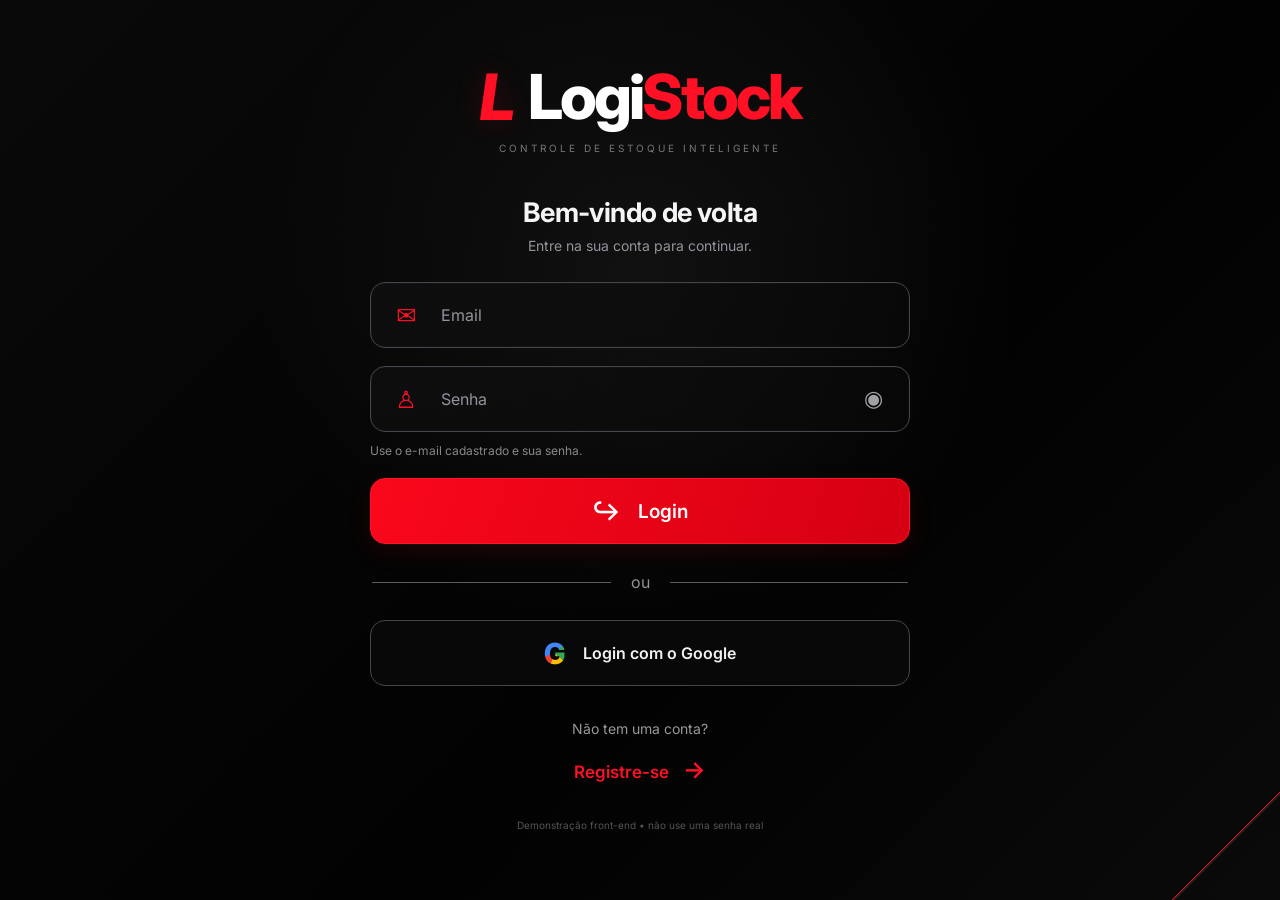
<file: index.html>
<!DOCTYPE html>
<html lang="pt-BR">
<head>
  <meta charset="UTF-8">
  <meta name="viewport" content="width=device-width, initial-scale=1.0">
  <meta name="theme-color" content="#080808">
  <title>LogiStock — Controle de Estoque</title>
    <link rel="stylesheet" href="style.css">
    <link rel="stylesheet" href="modules.css">

</head>
<body>
  <div class="app">
    <aside class="sidebar" id="sidebar" aria-label="Menu principal">
      <div class="brand-mini">
        <div class="brand-mark" aria-hidden="true">⬡</div>
        <div class="brand-text"><strong>LogiStock</strong><small>CONTROLE DE ESTOQUE</small></div>
      </div>
      <nav class="nav">
        <button class="active" data-page="Dashboard" title="Dashboard"><span class="icon">⌂</span><span class="nav-label">Dashboard</span></button>
        <button data-page="Controle de contas" title="Controle de contas"><span class="icon">♙</span><span class="nav-label">Controle de contas</span></button>
        <button data-page="Financeiro" title="Financeiro"><span class="icon">＄</span><span class="nav-label">Financeiro</span></button>
        <button data-page="Logs do sistema" title="Logs"><span class="icon">▤</span><span class="nav-label">Logs do sistema</span></button>
      </nav>
      <div class="sidebar-bottom">
        <button data-page="Configurações" title="Configurações"><span class="icon">⚙</span><span class="nav-label">Configurações</span></button>
        <button data-page="Sair" title="Sair"><span class="icon">⇥</span><span class="nav-label">Sair</span></button>
      </div>
    </aside>

    <section class="main-area">
      <header class="topbar">
        <div class="top-brand">
          <div class="brand-mark" aria-hidden="true">⬡</div>
          <div><strong>Logi<span>Stock</span></strong><small>CONTROLE DE ESTOQUE</small></div>
        </div>
        <div class="profile">
          <div class="notification-wrap">
            <button class="notification-button" id="notificationButton" type="button" aria-label="Abrir notificações" aria-expanded="false" title="Notificações">
              <svg aria-hidden="true" viewBox="0 0 24 24" width="23" height="23" fill="none" stroke="currentColor" stroke-width="1.8" stroke-linecap="round" stroke-linejoin="round"><path d="M18 8a6 6 0 0 0-12 0c0 7-3 7-3 9h18c0-2-3-2-3-9"/><path d="M10 21h4"/></svg><i id="notificationCount" hidden>0</i>
            </button>
            <section class="notification-panel" id="notificationPanel" hidden aria-label="Notificações do sistema">
              <div class="dropdown-heading"><strong>Notificações</strong><button type="button" id="markNotificationsRead">Marcar como lidas</button></div>
              <div id="notificationList"></div>
            </section>
          </div>
          <button class="profile-trigger" id="profileTrigger" type="button" aria-label="Editar perfil local" title="Editar perfil">
            <span class="avatar" id="profileAvatar">JD</span>
            <span class="person-name"><strong id="profileName">João da Silva</strong><small>Perfil local</small></span>
          </button>
          <button class="profile-menu-trigger" id="profileMenuTrigger" type="button" aria-label="Opções da conta" aria-expanded="false" title="Opções">⌄</button>
          <section class="profile-menu" id="profileMenu" hidden aria-label="Opções da conta">
            <button type="button" id="themeToggle"><span aria-hidden="true">☼</span> Mudar para tema claro</button>
            <button type="button" id="logoutButton"><span aria-hidden="true">⇥</span> Sair da conta</button>
          </section>
        </div>
      </header>

      <div class="profile-modal-backdrop" id="profileModalBackdrop" hidden>
        <section class="profile-modal" role="dialog" aria-modal="true" aria-labelledby="profileModalTitle">
          <button type="button" class="profile-modal-close" id="closeProfileModal" aria-label="Fechar">×</button>
          <div class="profile-modal-avatar-wrap"><span class="avatar profile-modal-avatar" id="profileModalAvatar">JD</span></div>
          <h2 id="profileModalTitle">Personalizar perfil</h2>
          <p>Altere como seu perfil aparece neste navegador.</p>
          <label>Nome exibido<input id="profileNameInput" maxlength="60" placeholder="Seu nome"></label>
          <label class="photo-picker">Foto de perfil<input id="profilePhotoInput" type="file" accept="image/*"></label>
          <div class="profile-actions"><button type="button" id="saveProfile">Salvar alterações</button><button type="button" id="removeProfilePhoto">Remover foto</button></div>
          <small>Essas alterações são pessoais e ficam salvas neste navegador.</small>
        </section>
      </div>

      <main class="main">
        <div class="page-heading">
          <div><h1 id="pageTitle">Dashboard</h1><p class="subtitle" id="pageSubtitle">Visão geral do seu estoque e operações</p></div>
        </div>

        <section class="stats" aria-label="Resumo do estoque">
          <article class="stat">
            <div class="stat-icon">⬡</div>
            <div><div class="stat-label">Itens</div><div class="stat-value" id="itemCount">8</div><div class="stat-foot"><span class="positive">↑ 12%</span> em relação ao mês anterior</div></div>
          </article>
          <article class="stat">
            <div class="stat-icon">◇</div>
            <div><div class="stat-label">Unidades</div><div class="stat-value" id="unitCount">571</div><div class="stat-foot"><span class="positive">↑ 8%</span> em relação ao mês anterior</div></div>
          </article>
          <article class="stat">
            <div class="stat-icon">⚠</div>
            <div><div class="stat-label">Estoque baixo</div><div class="stat-value negative">1</div><div class="stat-foot"><span class="negative">↓ 50%</span> em relação ao mês anterior</div></div>
          </article>
        </section>

        <label class="command">
          <span class="prompt">›_</span>
          <input id="productSearch" type="search" placeholder="Pesquisar produto, código ou categoria..." autocomplete="off">
          <kbd>⌘ K</kbd>
        </label>
        <p class="result-count" id="resultCount">8 itens encontrados</p>

        <section class="products" id="products" aria-label="Produtos em estoque" aria-live="polite"></section>
      </main>
    </section>
  </div>
  <button class="add-product-fab" id="addProductFab" type="button" aria-label="Adicionar novo produto" title="Adicionar produto">＋</button>
  <input type="file" id="profilePhotoInputHidden" accept="image/*" hidden>
  <div class="modal-backdrop" id="productModal" hidden>
    <section class="product-modal" role="dialog" aria-modal="true" aria-labelledby="modalTitle">
      <div class="modal-heading"><div><p class="eyebrow">LOGISTOCK / ESTOQUE</p><h2 id="modalTitle">Adicionar produto</h2></div><button class="modal-close" id="closeModal" type="button" aria-label="Fechar">×</button></div>
      <div id="modalError" class="form-error" role="alert" hidden></div>
      <form id="productForm">
        <input type="hidden" id="editingId">
        <div class="form-grid">
          <label>Nome do produto<input id="productNameInput" required maxlength="100" placeholder="Ex.: Caixa de papelão"></label>
          <label>ID / Código<input id="productIdInput" required maxlength="40" placeholder="Ex.: CX-KFT-001"></label>
          <label>Categoria<input id="productCategoryInput" required maxlength="60" placeholder="Ex.: Embalagem"></label>
          <label>Quantidade inicial<input id="productQtyInput" type="number" required min="0" step="1" value="0"></label>
          <label>Preço de compra (R$)<input id="productCostInput" type="number" required min="0" step="0.01" value="0"></label>
          <label>Preço de venda (R$)<input id="productPriceInput" type="number" required min="0" step="0.01" value="0"></label>
          <label class="full-field">Foto do produto (opcional)<input id="productPhotoInput" type="file" accept="image/*"><small class="field-help">Escolha uma foto do computador. Se não selecionar, o produto ficará sem foto.</small><div id="productPhotoPreview" class="product-photo-preview" hidden></div></label>
        </div>
        <div class="modal-actions"><button type="button" class="button-secondary" id="cancelModal">Cancelar</button><button type="submit" class="button-primary" id="saveProductButton">Salvar produto</button></div>
      </form>
      <section class="stock-actions" id="stockActions" hidden>
        <p class="section-label">MOVIMENTAÇÃO DE ESTOQUE</p>
        <div class="quantity-row"><label for="movementQty">Quantidade</label><input id="movementQty" type="number" min="1" step="1" value="1"></div>
        <div class="movement-buttons"><button type="button" class="button-primary" id="addStockButton">＋ Adicionar unidades</button><button type="button" class="button-secondary" id="removeStockButton">− Remover unidades</button></div>
        <p class="helper-text">A quantidade nunca fica negativa. Produtos com estoque zero continuam na lista.</p>
      </section>
    </section>
  </div>
  <div class="toast" id="toast" role="status"></div>
  <script src="script.js" defer></script>
</body>
</html>
</file>
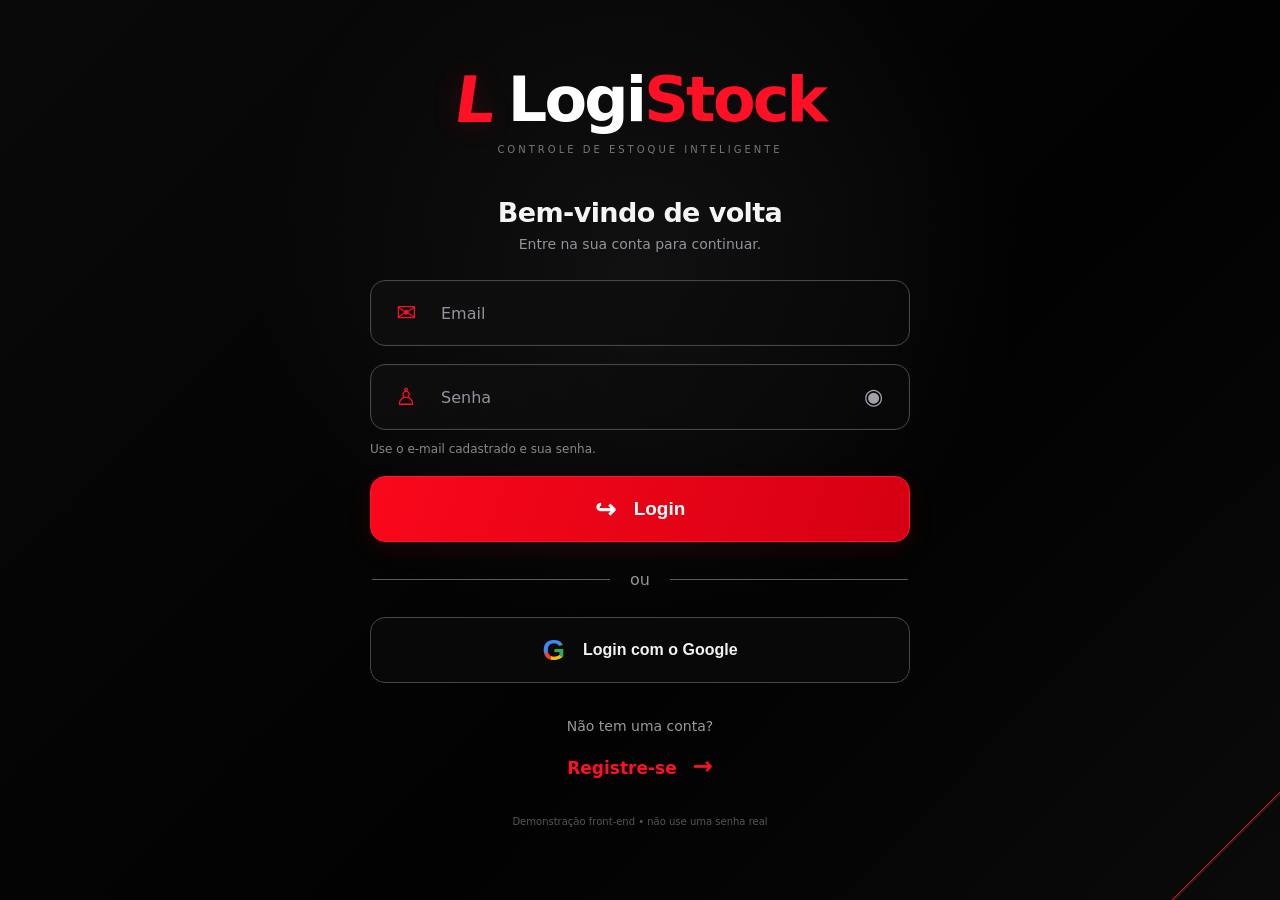
<file: contas.html>
<!DOCTYPE html><html lang="pt-BR"><head><meta charset="UTF-8"><meta name="viewport" content="width=device-width,initial-scale=1"><meta http-equiv="refresh" content="0;url=index.html?pagina=contas"><title>LogiStock — Controle de contas</title></head><body>Redirecionando… <a href="index.html?pagina=contas">Abrir Controle de contas</a></body></html>
</file>
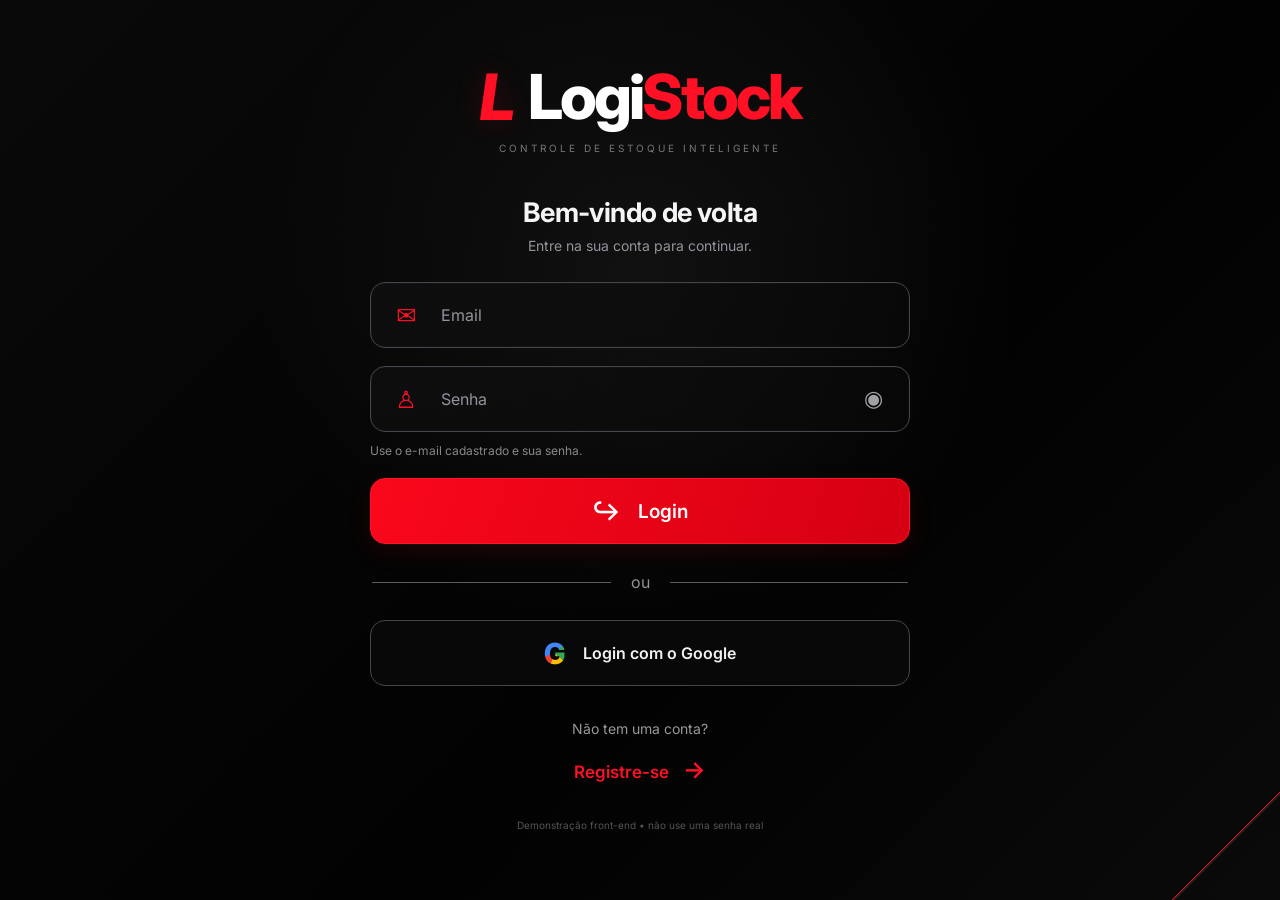
<file: financeiro.html>
<!DOCTYPE html><html lang="pt-BR"><head><meta charset="UTF-8"><meta name="viewport" content="width=device-width,initial-scale=1"><meta http-equiv="refresh" content="0;url=index.html?pagina=financeiro"><title>LogiStock — Financeiro</title></head><body>Redirecionando… <a href="index.html?pagina=financeiro">Abrir Financeiro</a></body></html>
</file>
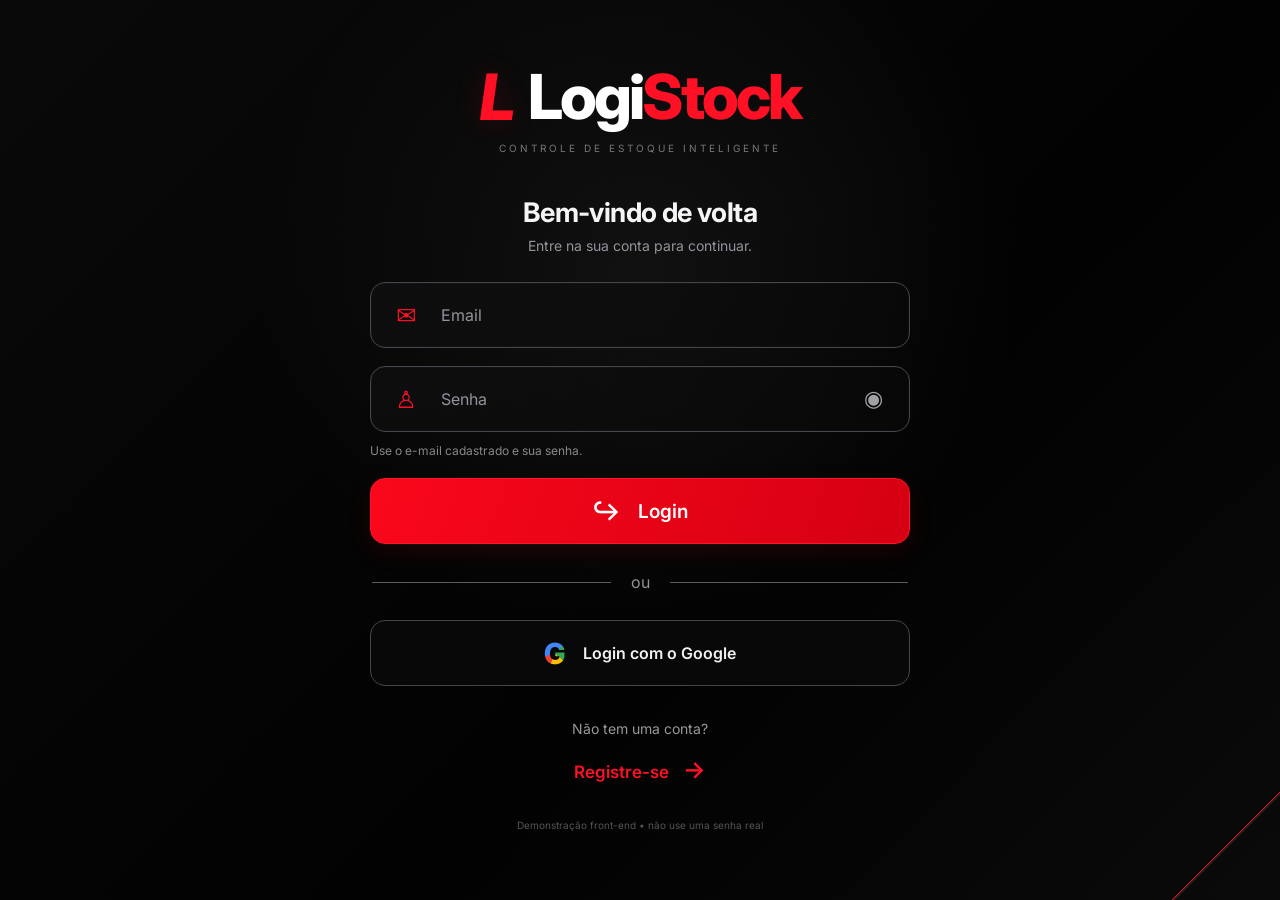
<file: login.html>
<!doctype html>
<html lang="pt-BR"><head><meta charset="utf-8"><meta name="viewport" content="width=device-width,initial-scale=1"><meta name="theme-color" content="#080808"><title>Entrar — LogiStock</title><link rel="stylesheet" href="auth.css"><script src="auth.js" defer></script></head>
<body class="auth-page"><main class="auth-shell"><a class="brand" href="login.html" aria-label="LogiStock"><span class="brand-symbol">L</span><span class="brand-name">Logi<span>Stock</span></span></a><p class="auth-tagline">CONTROLE DE ESTOQUE INTELIGENTE</p>
<form id="loginForm" class="auth-form" novalidate><h1>Bem-vindo de volta</h1><p class="muted">Entre na sua conta para continuar.</p>
<label class="field"><span class="field-icon">✉</span><input id="email" name="email" type="email" placeholder="Email" autocomplete="email" required></label>
<label class="field"><span class="field-icon">♙</span><input id="password" name="password" type="password" placeholder="Senha" autocomplete="current-password" required><button class="toggle-password" type="button" data-toggle="password" aria-label="Mostrar senha">◉</button></label>
<p class="hint">Use o e-mail cadastrado e sua senha.</p><p class="message" id="message" role="alert" aria-live="polite"></p><button class="primary-btn" type="submit"><span>↪</span> Login</button>
<div class="separator"><span></span>ou<span></span></div><button class="google-btn" type="button" id="googleBtn"><b class="google-g">G</b> Login com o Google</button><p class="bottom-link">Não tem uma conta?<br><a href="register.html">Registre-se <span>→</span></a></p><p class="demo-note">Demonstração front-end • não use uma senha real</p></form></main></body></html>
</file>
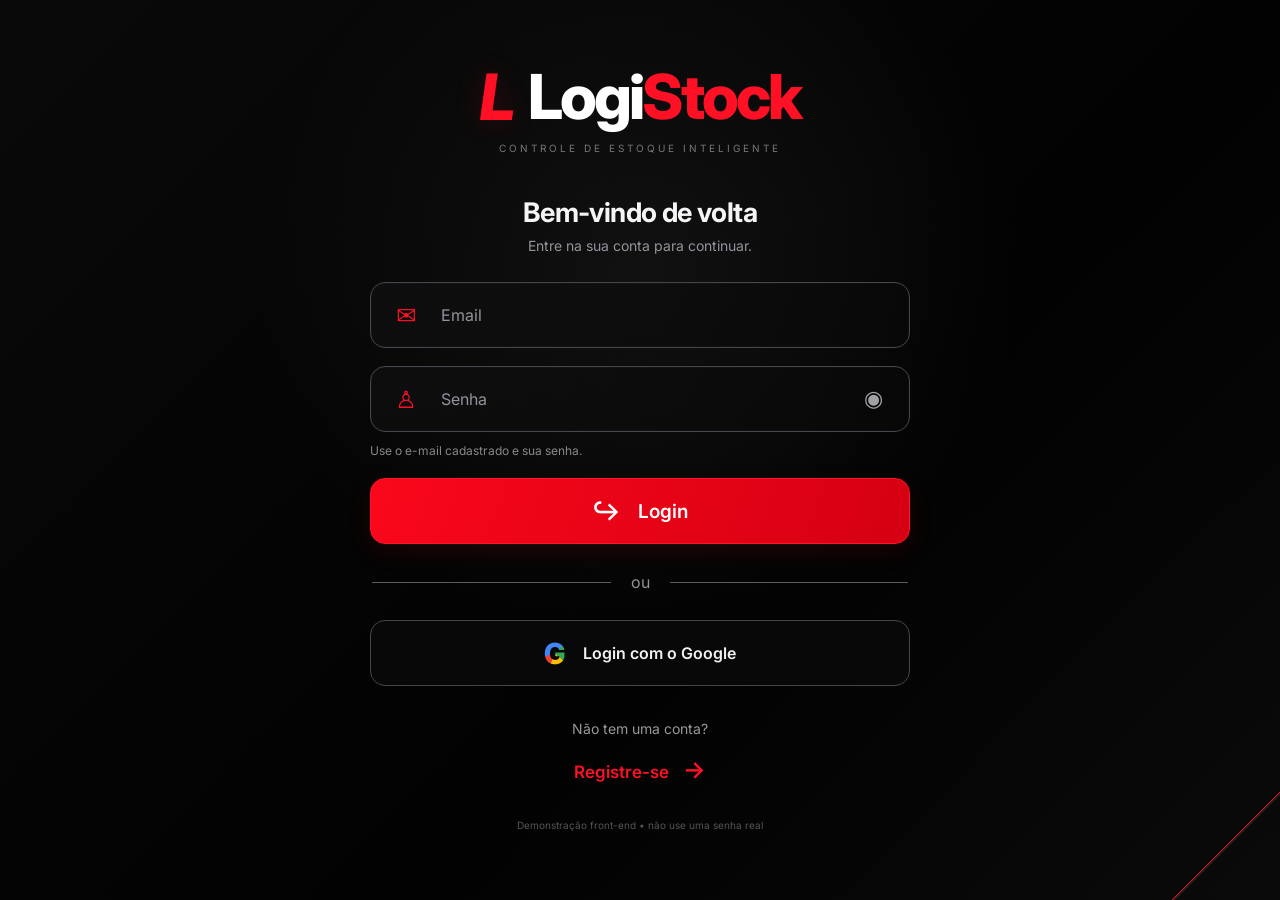
<file: logs.html>
<!DOCTYPE html><html lang="pt-BR"><head><meta charset="UTF-8"><meta name="viewport" content="width=device-width,initial-scale=1"><meta http-equiv="refresh" content="0;url=index.html?pagina=logs"><title>LogiStock — Logs do sistema</title></head><body>Redirecionando… <a href="index.html?pagina=logs">Abrir Logs do sistema</a></body></html>
</file>
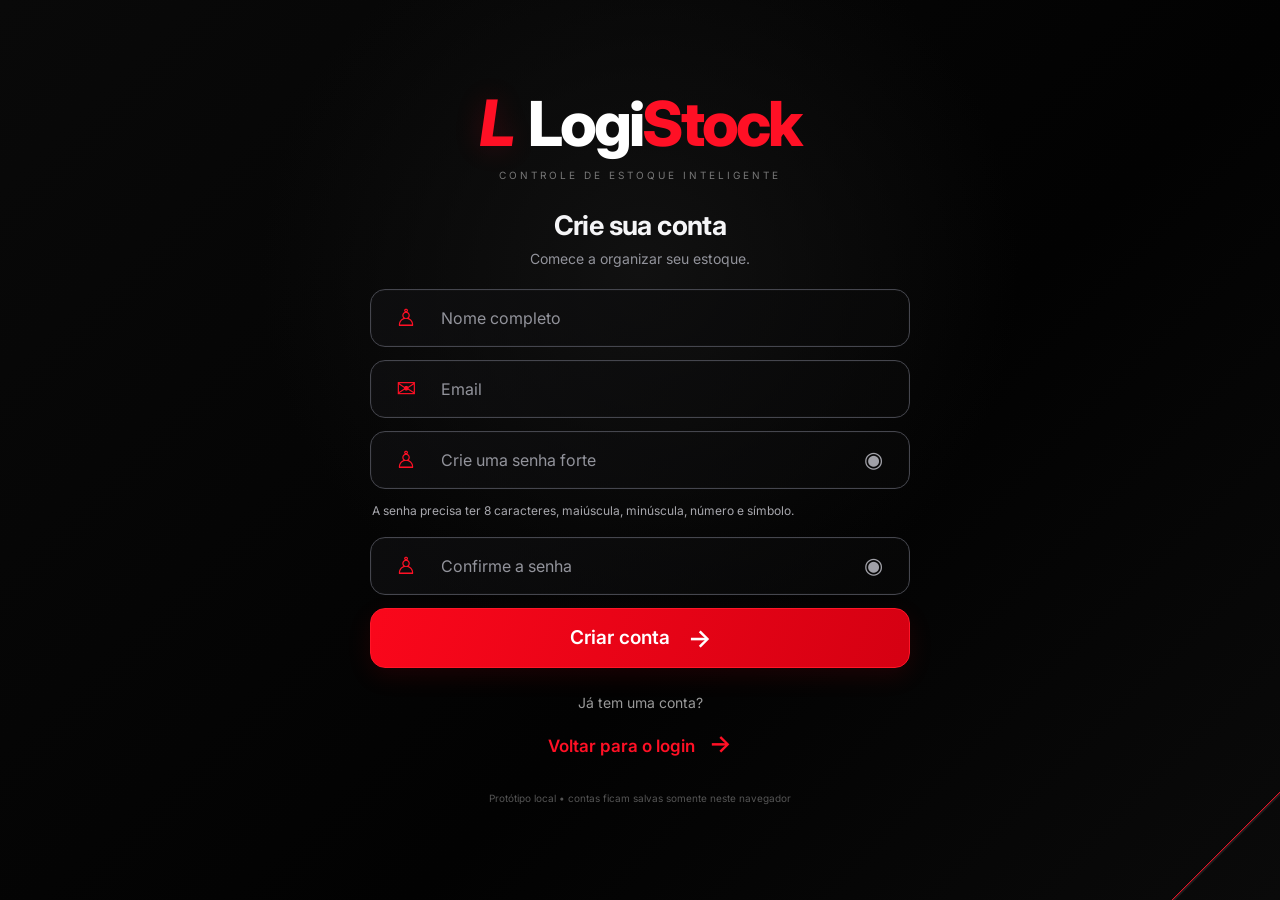
<file: register.html>
<!doctype html>
<html lang="pt-BR"><head><meta charset="utf-8"><meta name="viewport" content="width=device-width,initial-scale=1"><meta name="theme-color" content="#080808"><title>Criar conta — LogiStock</title><link rel="stylesheet" href="auth.css"><script src="auth.js" defer></script></head>
<body class="auth-page"><main class="auth-shell register-shell"><a class="brand" href="login.html" aria-label="LogiStock"><span class="brand-symbol">L</span><span class="brand-name">Logi<span>Stock</span></span></a><p class="auth-tagline">CONTROLE DE ESTOQUE INTELIGENTE</p>
<form id="registerForm" class="auth-form" novalidate><h1>Crie sua conta</h1><p class="muted">Comece a organizar seu estoque.</p>
<label class="field"><span class="field-icon">♙</span><input id="name" name="name" type="text" placeholder="Nome completo" autocomplete="name" minlength="2" required></label>
<label class="field"><span class="field-icon">✉</span><input id="email" name="email" type="email" placeholder="Email" autocomplete="email" required></label>
<label class="field"><span class="field-icon">♙</span><input id="password" name="password" type="password" placeholder="Crie uma senha forte" autocomplete="new-password" required><button class="toggle-password" type="button" data-toggle="password" aria-label="Mostrar senha">◉</button></label>
<div class="strength" id="strength" aria-live="polite">A senha precisa ter 8 caracteres, maiúscula, minúscula, número e símbolo.</div>
<label class="field"><span class="field-icon">♙</span><input id="confirmPassword" name="confirmPassword" type="password" placeholder="Confirme a senha" autocomplete="new-password" required><button class="toggle-password" type="button" data-toggle="confirmPassword" aria-label="Mostrar confirmação">◉</button></label>
<p class="message" id="message" role="alert" aria-live="polite"></p><button class="primary-btn" type="submit">Criar conta <span>→</span></button><p class="bottom-link">Já tem uma conta?<br><a href="login.html">Voltar para o login <span>→</span></a></p><p class="demo-note">Protótipo local • contas ficam salvas somente neste navegador</p></form></main></body></html>
</file>
<file: style.css>
:root {
      --bg: #080808;
      --panel: #111112;
      --panel-2: #151517;
      --border: #29292e;
      --text: #f5f5f7;
      --muted: #9a9ca6;
      --red: #ff2438;
      --red-dark: #b80017;
      --green: #00d6a0;
      --sidebar: 88px;
      font-family: Inter, ui-sans-serif, system-ui, -apple-system, BlinkMacSystemFont, "Segoe UI", sans-serif;
    }
    * { box-sizing: border-box; }
    body { margin: 0; min-height: 100vh; background: radial-gradient(ellipse at 70% -20%, #241014 0, transparent 38%), var(--bg); color: var(--text); }
    button, input { font: inherit; }
    button { cursor: pointer; }
    .app { min-height: 100vh; }
    .sidebar { position: fixed; inset: 0 auto 0 0; width: var(--sidebar); background: rgba(8,8,9,.94); border-right: 1px solid #3b171c; display: flex; flex-direction: column; align-items: center; gap: 15px; padding: 22px 12px; z-index: 5; transition: width .2s ease; }
    .sidebar.expanded { width: 230px; align-items: stretch; }
    .brand-mini { display: flex; align-items: center; gap: 12px; margin: 2px 0 24px; padding: 0 4px; min-height: 48px; overflow: hidden; }
    .brand-mark { width: 42px; height: 42px; flex: 0 0 42px; border-radius: 13px; background: linear-gradient(145deg, #ff3548, #b90018); display: grid; place-items: center; box-shadow: 0 0 22px #ff24382b; color: white; font-size: 22px; font-weight: 900; }
    .brand-text { white-space: nowrap; opacity: 0; width: 0; transition: opacity .2s; }
    .expanded .brand-text { opacity: 1; width: auto; }
    .brand-text strong { display: block; font-size: 18px; }
    .brand-text small { color: var(--muted); font-size: 10px; letter-spacing: 1px; }
    .nav { display: grid; gap: 10px; }
    .nav button, .sidebar-bottom button { border: 1px solid transparent; border-radius: 13px; background: transparent; color: #aeb3c2; min-height: 50px; display: flex; align-items: center; justify-content: center; gap: 14px; padding: 0 14px; text-align: left; transition: .18s; }
    .nav button:hover, .sidebar-bottom button:hover { background: #1a1113; color: white; border-color: #4a1a22; }
    .nav button.active { color: white; background: linear-gradient(120deg, #ed172d, #8e0013); box-shadow: 0 5px 22px #ff24382b; }
    .nav .nav-label, .sidebar-bottom .nav-label { display: none; white-space: nowrap; }
    .expanded .nav button, .expanded .sidebar-bottom button { justify-content: flex-start; }
    .expanded .nav-label { display: inline; }
    .sidebar-bottom { margin-top: auto; display: grid; gap: 8px; }
    .icon { width: 22px; height: 22px; flex: 0 0 22px; display: inline-grid; place-items: center; font-size: 20px; }
    .topbar { height: 90px; margin-left: var(--sidebar); border-bottom: 1px solid #292126; display: flex; align-items: center; gap: 28px; padding: 0 32px; transition: margin-left .2s; }
    .sidebar.expanded ~ .main-area .topbar { margin-left: 0; }
    .top-brand { display: flex; align-items: center; gap: 12px; min-width: 270px; }
    .top-brand .brand-mark { width: 48px; height: 48px; font-size: 25px; }
    .top-brand strong { font-size: 26px; letter-spacing: -.8px; }
    .top-brand strong span { color: var(--red); }
    .top-brand small { display: block; color: #a7a9b2; letter-spacing: 1.2px; font-size: 11px; margin-top: 2px; }
    .search { flex: 1; max-width: 580px; margin: 0 auto; display: flex; align-items: center; gap: 12px; border: 1px solid #373139; border-left-color: #7b1825; background: linear-gradient(110deg,#171416,#0d0d0f); border-radius: 15px; padding: 0 16px; height: 48px; }
    .search input { width: 100%; border: 0; outline: 0; color: var(--text); background: transparent; min-width: 0; }
    .search kbd { color: #b8b9c1; background: #0b0b0d; border: 1px solid #33333a; border-radius: 7px; padding: 4px 7px; white-space: nowrap; font-size: 11px; }
    .profile { display: flex; align-items: center; gap: 12px; margin-left: auto; white-space: nowrap; }
    .bell { font-size: 22px; position: relative; margin-right: 4px; }
    .bell::after { content: ""; width: 7px; height: 7px; border-radius: 50%; background: var(--red); position: absolute; right: 0; top: 0; }
    .avatar { width: 43px; height: 43px; border-radius: 50%; background: linear-gradient(135deg,#ff3548,#a50017); display: grid; place-items: center; font-weight: 700; }
    .profile strong { display: block; font-size: 13px; }
    .profile small { color: var(--muted); font-size: 11px; }
    .main { margin-left: var(--sidebar); padding: 38px 32px 44px; transition: margin-left .2s; }
    .page-heading { display: flex; align-items: center; gap: 16px; margin-bottom: 24px; }
    .page-heading::before { content: ""; width: 6px; height: 44px; border-radius: 8px; background: var(--red); box-shadow: 0 0 15px #ff243844; }
    h1 { margin: 0; font-size: 25px; letter-spacing: -.4px; }
    .subtitle { margin: 4px 0 0; color: #a9afbd; font-size: 14px; }
    .stats { display: grid; grid-template-columns: repeat(3,minmax(0,1fr)); gap: 22px; margin-bottom: 20px; }
    .stat { min-height: 140px; border: 1px solid #34252a; border-radius: 17px; padding: 24px 22px; background: linear-gradient(135deg, #151113, #0d0d0f 70%); display: flex; align-items: center; gap: 22px; position: relative; overflow: hidden; }
    .stat::after { content: ""; position: absolute; inset: 0 auto 0 0; width: 1px; background: linear-gradient(transparent,#ff2438,transparent); opacity: .65; }
    .stat-icon { width: 68px; height: 68px; border: 1px solid #7d1524; border-radius: 16px; display: grid; place-items: center; color: var(--red); background: #270b10; font-size: 28px; }
    .stat-label { color: #c4c7d0; font-size: 14px; }
    .stat-value { font-size: 30px; font-weight: 750; margin: 5px 0 2px; }
    .stat-foot { font-size: 12px; color: #8d929e; }
    .positive { color: var(--green); }
    .negative { color: var(--red); }
    .command { display: flex; align-items: center; height: 56px; border: 1px solid #363037; border-left: 2px solid var(--red); border-radius: 15px; background: linear-gradient(90deg,#141214,#0d0d0f); overflow: hidden; margin: 0 0 12px; }
    .command .prompt { height: 100%; min-width: 68px; display: grid; place-items: center; border-right: 1px solid #28252a; color: #c3c6d0; font-size: 23px; }
    .command input { background: transparent; border: 0; outline: 0; color: white; padding: 0 18px; width: 100%; min-width: 0; }
    .command kbd { margin-right: 14px; padding: 5px 9px; border: 1px solid #33333a; border-radius: 8px; color: #c2c4cc; white-space: nowrap; }
    .result-count { color: #a1a5b1; font-size: 12px; text-align: center; margin: 0 0 22px; }
    .products { display: grid; grid-template-columns: repeat(3,minmax(0,1fr)); gap: 20px; }
    .product { background: linear-gradient(140deg,#121214,#09090b); border: 1px solid #29292f; border-radius: 16px; padding: 20px; min-width: 0; transition: transform .18s,border-color .18s; }
    .product:hover { transform: translateY(-2px); border-color: #6b1a27; }
    .product-top { display: flex; align-items: center; gap: 14px; min-width: 0; }
    .product-image { width: 78px; height: 78px; flex: 0 0 78px; display: grid; place-items: center; border-radius: 15px; border: 1px solid #3a373d; background: radial-gradient(circle at 50% 25%,#282427,#101012 70%); font-size: 36px; }
    .product-info { min-width: 0; flex: 1; }
    .product-name { font-size: 14px; font-weight: 650; overflow: hidden; text-overflow: ellipsis; white-space: nowrap; }
    .product-meta { margin-top: 12px; color: #a5a9b5; font-size: 12px; display: flex; flex-wrap: wrap; gap: 8px; }
    .stock { align-self: flex-start; border-radius: 999px; padding: 5px 10px; color: #ff5b68; background: #350b12; font-size: 12px; white-space: nowrap; font-weight: 700; }
    .product-divider { height: 1px; background: #28282e; margin: 17px 0 14px; }
    .prices { display: grid; grid-template-columns: repeat(3,minmax(0,1fr)); gap: 10px; }
    .prices small { display: block; color: #9da2af; font-size: 12px; margin-bottom: 6px; }
    .prices strong { display: block; font-size: 14px; font-weight: 600; white-space: nowrap; }
    .profit { color: var(--green); }
    .toast { position: fixed; right: 24px; bottom: 24px; padding: 14px 18px; border: 1px solid #6b1a27; border-radius: 12px; background: #171114; color: white; box-shadow: 0 10px 40px #0009; z-index: 10; display: none; }
    .toast.show { display: block; animation: fadeIn .2s ease; }
    @keyframes fadeIn { from { opacity: 0; transform: translateY(8px); } to { opacity: 1; transform: translateY(0); } }
    @media (max-width: 1100px) {
      .top-brand { min-width: auto; }
      .top-brand small, .profile .person-name { display: none; }
      .stats { gap: 12px; }
      .stat { padding: 18px; gap: 14px; }
      .stat-icon { width: 54px; height: 54px; }
      .products { grid-template-columns: repeat(2,minmax(0,1fr)); }
    }
    @media (max-width: 720px) {
      :root { --sidebar: 64px; }
      .sidebar { padding: 14px 7px; gap: 10px; }
      .brand-mini { margin-bottom: 12px; }
      .brand-mark { width: 40px; height: 40px; flex-basis: 40px; }
      .topbar { height: auto; min-height: 76px; padding: 14px 16px; gap: 12px; flex-wrap: wrap; }
      .top-brand .brand-mark { width: 40px; height: 40px; }
      .top-brand strong { font-size: 20px; }
      .search { order: 3; flex-basis: 100%; max-width: none; height: 42px; }
      .profile { gap: 8px; }
      .profile .avatar { width: 36px; height: 36px; }
      .profile .person-name, .profile .chevron, .bell { display: none; }
      .main { padding: 26px 14px 32px; }
      .page-heading { margin-bottom: 18px; }
      h1 { font-size: 22px; }
      .subtitle { font-size: 12px; }
      .stats { grid-template-columns: 1fr; gap: 10px; }
      .stat { min-height: 94px; padding: 14px 16px; }
      .stat-icon { width: 48px; height: 48px; border-radius: 13px; font-size: 23px; }
      .stat-value { font-size: 24px; }
      .stat-foot { font-size: 11px; }
      .products { grid-template-columns: 1fr; gap: 12px; }
      .product { padding: 15px; }
      .product-image { width: 65px; height: 65px; flex-basis: 65px; }
      .command .prompt { min-width: 48px; }
      .command input { padding: 0 10px; font-size: 12px; }
      .command kbd { display: none; }
    }

/* Gestão de produtos: criação, edição e movimentação de estoque */
.product-top { align-items: flex-start; }
.edit-product { flex: 0 0 36px; width: 36px; height: 36px; border: 1px solid #4b252d; border-radius: 10px; background: #1a1013; color: #ff5363; font-size: 22px; line-height: 1; }
.edit-product:hover { background: #3a0d15; border-color: var(--red); color: white; }
.product-status-row { display: flex; align-items: center; gap: 10px; flex-wrap: wrap; margin-top: 13px; }
.stock-zero { color: #ff7580; background: #3b0b12; border: 1px solid #7d1524; }
.stock-low { color: #ffc45d; background: #33230b; }
.zero-note { color: #9b9da7; font-size: 11px; }
.product-empty { border-color: #5a2029; }
.add-product-fab { position: fixed; right: 28px; bottom: 28px; z-index: 8; width: 62px; height: 62px; border: 1px solid #ff6674; border-radius: 50%; background: linear-gradient(145deg,#ff263b,#a90016); color: #fff; font-size: 36px; line-height: 1; box-shadow: 0 8px 30px #ff24384a; transition: transform .18s, box-shadow .18s; }
.add-product-fab:hover { transform: translateY(-3px) scale(1.03); box-shadow: 0 12px 34px #ff24386b; }
.modal-backdrop[hidden], [hidden] { display: none !important; }
.modal-backdrop { position: fixed; inset: 0; z-index: 20; display: grid; place-items: center; padding: 20px; background: #000b; backdrop-filter: blur(7px); overflow-y: auto; }
.product-modal { width: min(100%, 650px); max-height: calc(100vh - 40px); overflow-y: auto; padding: 26px; border: 1px solid #54202a; border-radius: 20px; background: linear-gradient(145deg,#171416,#09090b 75%); box-shadow: 0 24px 90px #000b; }
.modal-heading { display: flex; justify-content: space-between; align-items: flex-start; gap: 20px; margin-bottom: 22px; }
.modal-heading h2 { margin: 3px 0 0; font-size: 23px; }
.eyebrow,.section-label { margin: 0; color: var(--red); font-size: 10px; font-weight: 800; letter-spacing: 1.7px; }
.modal-close { width: 38px; height: 38px; border: 1px solid #39343a; border-radius: 10px; color: #c6c6cc; background: #121214; font-size: 26px; }
.form-grid { display: grid; grid-template-columns: repeat(2,minmax(0,1fr)); gap: 16px; }
.form-grid label,.quantity-row label { display: grid; gap: 8px; color: #c7c6ce; font-size: 12px; font-weight: 600; }
.form-grid input,.quantity-row input { width: 100%; min-width: 0; height: 44px; padding: 0 12px; color: #f8f8fa; border: 1px solid #39343b; border-radius: 10px; background: #0a0a0c; outline: none; }
.form-grid input:focus,.quantity-row input:focus { border-color: #d51a30; box-shadow: 0 0 0 3px #ff24381c; }
.form-grid input[readonly] { color: #8d8d96; }
.full-field { grid-column: 1 / -1; }
.modal-actions { display: flex; justify-content: flex-end; gap: 10px; margin-top: 24px; }
.button-primary,.button-secondary { min-height: 43px; padding: 0 16px; border-radius: 10px; font-weight: 700; font-size: 13px; }
.button-primary { border: 1px solid #ff3347; background: linear-gradient(120deg,#ff2438,#b60018); color: white; }
.button-primary:hover { filter: brightness(1.12); }
.button-secondary { border: 1px solid #454047; background: #151417; color: #d4d4da; }
.button-secondary:hover { border-color: #77717a; }
.form-error { margin: 0 0 16px; padding: 10px 12px; color: #ff9aa4; background: #310c12; border: 1px solid #7b1a27; border-radius: 9px; font-size: 12px; }
.stock-actions { margin-top: 24px; padding-top: 20px; border-top: 1px solid #30262b; }
.quantity-row { display: grid; grid-template-columns: 1fr 130px; align-items: end; gap: 16px; margin: 14px 0; }
.movement-buttons { display: flex; flex-wrap: wrap; gap: 10px; }
.helper-text { margin: 12px 0 0; color: #8f909a; font-size: 11px; line-height: 1.5; }
body.modal-open { overflow: hidden; }
@media (max-width: 720px) {
  .add-product-fab { right: 18px; bottom: 18px; width: 56px; height: 56px; }
  .product-modal { padding: 20px 16px; }
  .form-grid { grid-template-columns: 1fr; gap: 13px; }
  .full-field { grid-column: auto; }
  .modal-actions { flex-direction: column-reverse; }
  .modal-actions button,.movement-buttons button { width: 100%; }
  .quantity-row { grid-template-columns: 1fr 110px; }
}

/* LogiStock 2.0 — cartões com fotografia e ação de edição no canto inferior direito */
.product { position: relative; padding-bottom: 16px; }
.product-image { overflow: hidden; }
.product-image img { width:100%; height:100%; object-fit:cover; display:block; border-radius:14px; }
.product-image.image-fallback { display:grid; place-items:center; font-size:36px; }
.product-card-footer { display:flex; align-items:center; justify-content:space-between; gap:12px; margin-top:13px; }
.product-ref { color:#777984; font-size:10px; letter-spacing:.5px; overflow:hidden; text-overflow:ellipsis; white-space:nowrap; }
.edit-product { display:grid; place-items:center; flex:0 0 40px; width:40px; height:40px; border-radius:12px; font-size:22px; cursor:pointer; }
.product-top .edit-product { display:none; }
.local-data-tools { display:flex; align-items:center; justify-content:space-between; flex-wrap:wrap; gap:12px; margin:12px 0 18px; color:#85858f; font-size:11px; }
.local-data-tools > div { display:flex; gap:8px; }
.local-data-tools button { background:#151417; border:1px solid #3b3035; border-radius:9px; color:#dedde2; padding:9px 12px; font-size:11px; cursor:pointer; }
.local-data-tools button:hover { border-color:#f52d43; color:white; }
@media(max-width:520px){.local-data-tools{align-items:flex-start;flex-direction:column}.local-data-tools>div{width:100%}.local-data-tools button{flex:1}}


/* Cabeçalho 2.1: pesquisa somente no dashboard; alertas e perfil interativos. */
.topbar { justify-content: space-between; }
.profile { position: relative; gap: 14px; }
.notification-wrap { position: relative; }
.notification-button { width: 42px; height: 42px; display:grid; place-items:center; border:1px solid transparent; border-radius:12px; background:transparent; color:#f4f4f6; font-size:25px; position:relative; }
.notification-button:hover,.profile-trigger:hover { background:#1b1215; border-color:#4a1a22; }
.notification-button i { position:absolute; top:0; right:0; min-width:17px; height:17px; padding:0 4px; border-radius:12px; display:grid; place-items:center; background:#ff2438; color:white; font-size:10px; font-style:normal; border:2px solid #090909; }
.profile-trigger { display:flex; align-items:center; gap:10px; padding:5px 8px; border:1px solid transparent; border-radius:14px; background:transparent; color:inherit; text-align:left; }
.profile-trigger .avatar { overflow:hidden; background-repeat:no-repeat; }
.profile-panel,.notification-panel { position:absolute; z-index:20; right:0; top:calc(100% + 12px); width:min(340px,calc(100vw - 30px)); padding:17px; border:1px solid #40252b; border-radius:16px; background:#111113; box-shadow:0 18px 50px #000b; white-space:normal; }
.profile-panel { display:grid; gap:12px; }
.profile-panel[hidden],.notification-panel[hidden] { display:none; }
.profile-panel>strong { font-size:15px; }
.profile-panel label { display:grid; gap:6px; color:#b9bac3; font-size:12px; }
.profile-panel input:not([type=file]) { width:100%; border:1px solid #393940; border-radius:9px; padding:10px; background:#09090b; color:white; }
.profile-panel input[type=file] { max-width:100%; font-size:12px; color:#aaa; }
.profile-actions { display:flex; gap:8px; }
.profile-actions button,.dropdown-heading button { border:1px solid #4b2028; border-radius:9px; background:#211014; color:#ff7180; padding:8px 10px; font-size:12px; }
.profile-actions button:first-child { background:#d70c22; color:white; }
.profile-panel>small { color:#85858e; font-size:11px; }
.notification-panel { width:min(390px,calc(100vw - 30px)); max-height:70vh; overflow:auto; }
.dropdown-heading { display:flex; align-items:center; justify-content:space-between; gap:10px; margin-bottom:10px; }
.dropdown-heading strong { font-size:15px; }
.notification-item { display:flex; align-items:flex-start; gap:10px; padding:12px 2px; border-top:1px solid #29292f; }
.notification-dot { width:8px; height:8px; flex:0 0 8px; border-radius:50%; margin-top:5px; background:#ffbd4a; }
.notification-item.danger .notification-dot { background:#ff3548; }
.notification-item strong { display:block; font-size:12px; }
.notification-item p { margin:4px 0 0; color:#a6a6af; font-size:12px; line-height:1.45; }
.notification-empty { color:#aaa; font-size:13px; padding:14px 0 4px; }
@media(max-width:700px) {
  .topbar { flex-wrap:nowrap; }
  .top-brand { min-width:0; }
  .top-brand strong { font-size:21px; }
  .profile { gap:5px; }
  .profile-trigger { padding:3px; }
  .profile .person-name,.profile .chevron { display:none; }
  .notification-button { width:36px;height:36px; }
}


/* Perfil 2.4: menu da seta separado e modal central para editar o perfil. */
.profile { display:flex; align-items:center; }
.profile-trigger { cursor:pointer; }
.profile-menu-trigger { width:28px; height:38px; border:1px solid transparent; border-radius:9px; color:var(--text); background:transparent; font-size:18px; }
.profile-menu-trigger:hover { background:#1b1215; border-color:#4a1a22; }
.profile-menu { position:absolute; z-index:30; top:calc(100% + 10px); right:0; width:220px; padding:7px; border:1px solid #40252b; border-radius:13px; background:#111113; box-shadow:0 18px 50px #000b; }
.profile-menu[hidden] { display:none; }
.profile-menu button { display:flex; align-items:center; gap:10px; width:100%; padding:11px 10px; border:0; border-radius:8px; background:transparent; color:#ededf1; text-align:left; font-size:13px; }
.profile-menu button:hover { background:#241317; color:#ff7180; }
.profile-modal-backdrop { position:fixed; inset:0; z-index:100; display:grid; place-items:center; padding:20px; background:rgba(0,0,0,.72); backdrop-filter:blur(5px); }
.profile-modal-backdrop[hidden] { display:none; }
.profile-modal { position:relative; width:min(440px,100%); display:grid; gap:14px; padding:28px; border:1px solid #48242b; border-radius:20px; background:#111113; color:#f5f5f7; box-shadow:0 24px 90px #000c; }
.profile-modal-close { position:absolute; top:10px; right:13px; width:34px; height:34px; border:0; border-radius:9px; background:transparent; color:#aaa; font-size:25px; }
.profile-modal-close:hover { background:#271216; color:white; }
.profile-modal-avatar-wrap { display:flex; justify-content:center; padding-top:5px; }
.profile-modal-avatar { width:82px!important; height:82px!important; font-size:26px!important; }
.profile-modal h2 { margin:0; text-align:center; font-size:21px; }
.profile-modal p { margin:-7px 0 3px; color:#a6a6af; text-align:center; font-size:13px; }
.profile-modal label { display:grid; gap:7px; color:#c1c1ca; font-size:12px; }
.profile-modal input:not([type=file]) { width:100%; border:1px solid #393940; border-radius:10px; padding:11px 12px; background:#09090b; color:white; }
.profile-modal input[type=file] { width:100%; color:#aaa; font-size:12px; }
.profile-modal .profile-actions { display:flex; flex-wrap:wrap; }
.profile-modal .profile-actions button { flex:1; padding:10px 12px; font-size:12px; }
.profile-modal>small { color:#85858e; text-align:center; font-size:11px; }
html[data-theme="light"] { --bg:#f3f4f6; --panel:#ffffff; --panel-2:#f8f8fa; --border:#d8d9df; --text:#202127; --muted:#686b75; color-scheme:light; }
html[data-theme="light"] body { background:#f3f4f6; color:#202127; }
html[data-theme="light"] .sidebar, html[data-theme="light"] .topbar { background:#fff; border-color:#dedee4; }
html[data-theme="light"] .nav button, html[data-theme="light"] .sidebar-bottom button { color:#555965; }
html[data-theme="light"] .nav button:hover, html[data-theme="light"] .sidebar-bottom button:hover, html[data-theme="light"] .profile-menu button:hover { background:#fff0f2; color:#bd0920; }
html[data-theme="light"] .profile-menu, html[data-theme="light"] .notification-panel, html[data-theme="light"] .profile-modal { background:#fff; color:#202127; border-color:#dedee4; box-shadow:0 18px 50px #0002; }
html[data-theme="light"] .profile-menu button { color:#30313a; }
html[data-theme="light"] .profile-modal p, html[data-theme="light"] .profile-modal label, html[data-theme="light"] .profile-modal>small { color:#686b75; }
html[data-theme="light"] .profile-modal input:not([type=file]) { background:#f8f8fa; color:#202127; border-color:#d4d5dc; }
html[data-theme="light"] .profile-trigger, html[data-theme="light"] .profile-menu-trigger { color:#202127; }
html[data-theme="light"] .notification-button { color:#202127; }
@media(max-width:700px){ .profile-menu-trigger{width:25px}.profile-modal{padding:24px 20px}.profile .person-name{display:none!important;} }

/* Foto opcional no formulário de produtos */
.field-help { display:block; margin-top:6px; color:var(--muted,#999); font-size:12px; line-height:1.45; }
.product-photo-preview { margin-top:10px; width:112px; height:84px; overflow:hidden; border:1px solid var(--border,#333); border-radius:10px; background:var(--panel-2,#111); }
.product-photo-preview img { width:100%; height:100%; object-fit:cover; display:block; }
.product-no-photo { display:flex; align-items:center; justify-content:center; width:100%; height:100%; color:var(--muted,#888); }
.product-no-photo svg { width:34px; height:34px; fill:none; stroke:currentColor; stroke-width:1.5; stroke-linecap:round; stroke-linejoin:round; }
</file>
<file: modules.css>
.module-toolbar{display:flex;gap:12px;flex-wrap:wrap;align-items:center;justify-content:space-between;margin:18px 0 22px}.module-filters{display:flex;gap:8px;flex-wrap:wrap;align-items:center}.module-filters select,.module-filters input,.module-form input,.module-form select{background:#101012;color:#eee;border:1px solid #37373e;border-radius:10px;padding:11px 12px;font:inherit;min-width:130px}.module-action{background:linear-gradient(135deg,#ff1b2d,#c90012);color:white;border:0;border-radius:10px;padding:11px 16px;font-weight:700;cursor:pointer}.module-panel{background:linear-gradient(145deg,#151517,#0c0c0e);border:1px solid #29292f;border-radius:16px;padding:20px;margin:16px 0;overflow:auto}.module-table{width:100%;border-collapse:collapse;min-width:620px}.module-table th,.module-table td{text-align:left;padding:14px 12px;border-bottom:1px solid #29292f;font-size:14px}.module-table th{color:#999;text-transform:uppercase;font-size:11px;letter-spacing:.08em}.module-table td{color:#e5e5e7}.module-badge{display:inline-block;padding:5px 9px;border-radius:20px;background:#252529;color:#ddd;font-size:12px}.module-badge.good{background:#123a29;color:#79e2ad}.module-badge.warn{background:#4a3213;color:#ffcf78}.module-cards{display:grid;grid-template-columns:repeat(3,minmax(0,1fr));gap:14px}.module-card{background:#121214;border:1px solid #2b2b31;border-radius:14px;padding:18px}.module-card small{color:#999}.module-card strong{display:block;font-size:24px;margin-top:8px}.module-form{display:flex;gap:9px;flex-wrap:wrap;margin:12px 0}.module-form input,.module-form select{flex:1}.module-empty{color:#999;padding:24px;text-align:center}@media(max-width:700px){.module-cards{grid-template-columns:1fr}.module-toolbar{align-items:stretch}.module-filters{width:100%}.module-filters>*{flex:1}}
.module-badge.pending{background:rgba(255,190,60,.13);color:#ffc45c;border:1px solid rgba(255,190,60,.28)}
.account-actions{display:flex;gap:6px;flex-wrap:wrap}
.module-action.danger{background:rgba(255,55,70,.12);border-color:rgba(255,55,70,.35);color:#ff6673}
.module-action:disabled{opacity:.4;cursor:not-allowed}
.role-select{background:#111;color:#eee;border:1px solid #414149;border-radius:8px;padding:8px;max-width:150px}
.module-table tr[hidden]{display:none}

/* LogiStock 2.5: gráficos financeiros e ações administrativas */
.finance-chart{min-height:220px;display:flex;align-items:center;justify-content:center;color:var(--text,#f5f5f7);padding:8px;overflow:hidden}
.finance-chart svg{display:block;width:min(100%,620px);height:auto;max-height:260px}
.account-actions .module-action{padding:8px 10px}
.account-actions [data-delete-account]{min-width:38px;font-size:16px}
.add-product-fab[hidden]{display:none!important}
</file>
<file: auth.css>
@import url('https://fonts.googleapis.com/css2?family=Inter:wght@400;500;600;700;800&display=swap');
:root{color-scheme:dark;--red:#ff1025;--red2:#c90012;--muted:#92939b;--line:#45464e}*{box-sizing:border-box}body{margin:0;font-family:Inter,system-ui,-apple-system,sans-serif;background:#050505;color:#f5f5f7}.auth-page{min-height:100vh;display:flex;align-items:center;justify-content:center;padding:40px 22px;position:relative;overflow-x:hidden;background:radial-gradient(ellipse at 50% 30%,#111 0,transparent 42%),linear-gradient(135deg,#090909,#020202 60%,#0a0a0a)}.auth-page:before,.auth-page:after{content:"";position:fixed;width:430px;height:430px;pointer-events:none;transform:rotate(45deg);border-top:2px solid #292929;border-left:2px solid #1c1c1c;box-shadow:-5px -5px 0 -4px var(--red)}.auth-page:before{top:-300px;left:-210px}.auth-page:after{right:-310px;bottom:-320px}.auth-shell{width:min(100%,540px);position:relative;z-index:1;text-align:center}.brand{display:flex;align-items:center;justify-content:center;gap:12px;text-decoration:none;color:white}.brand-symbol{font-size:64px;line-height:1;font-weight:800;color:var(--red);transform:skew(-8deg);text-shadow:0 0 28px #ff102533}.brand-name{font-size:clamp(42px,8vw,62px);font-weight:800;letter-spacing:-2.8px}.brand-name span{color:var(--red)}.auth-tagline{font-size:10px;letter-spacing:3px;color:#777;margin:8px 0 42px}.auth-form{text-align:left}.auth-form h1{text-align:center;font-size:27px;margin:0 0 8px;letter-spacing:-.6px}.muted{text-align:center;color:var(--muted);font-size:14px;margin:0 0 28px}.field{height:66px;border:1px solid var(--line);border-radius:15px;display:flex;align-items:center;gap:18px;padding:0 20px;margin:0 0 18px;background:linear-gradient(120deg,#101012aa,#080808aa);box-shadow:inset 0 0 0 1px #ffffff05}.field:focus-within{border-color:#ff263a;box-shadow:0 0 0 3px #ff10251c}.field-icon{color:var(--red);font-size:24px;width:30px;text-align:center}.field input{min-width:0;flex:1;background:transparent;border:0;outline:0;color:#fff;font:inherit;font-size:16px}.field input::placeholder{color:#92939b}.toggle-password{border:0;background:transparent;color:#a0a0a7;font-size:22px;cursor:pointer;padding:6px}.hint,.strength{font-size:12px;line-height:1.5;color:#888;margin:-8px 0 18px}.strength{margin:0 2px 17px;color:#a7a7ad}.strength.good{color:#52d68a}.message{font-size:13px;line-height:1.5;min-height:0;color:#ff6472;margin:0 0 10px}.message:empty{display:none}.primary-btn,.google-btn{width:100%;height:66px;border-radius:15px;display:flex;align-items:center;justify-content:center;gap:18px;font:600 19px Inter, sans-serif;cursor:pointer}.primary-btn{color:#fff;border:1px solid #ff1528;background:linear-gradient(110deg,#fa071b,#d50012);box-shadow:0 8px 25px #ed00151c}.primary-btn:hover{filter:brightness(1.12)}.primary-btn span{font-size:25px}.separator{display:flex;align-items:center;gap:20px;justify-content:center;color:#92939b;margin:28px 2px;font-size:16px}.separator span{height:1px;background:#5a5b62;flex:1}.google-btn{background:#080808;border:1px solid var(--line);color:#f1f1f4;font-size:16px}.google-g{font-size:29px;font-weight:800;background:conic-gradient(from -45deg,#4285f4 0 25%,#34a853 25% 48%,#fbbc05 48% 68%,#ea4335 68% 83%,#4285f4 83%);background-clip:text;-webkit-background-clip:text;color:transparent}.bottom-link{text-align:center;color:#999;font-size:14px;line-height:1.9;margin:30px 0 0}.bottom-link a{display:inline-block;color:var(--red);text-decoration:none;font-weight:600;font-size:17px;margin-top:4px}.bottom-link a span{font-size:24px;margin-left:10px}.demo-note{text-align:center;color:#555;font-size:10px;margin-top:26px}.register-shell{max-width:540px}.register-shell .auth-tagline{margin-bottom:28px}.register-shell .field{height:58px;margin-bottom:13px}.register-shell .auth-form h1{margin-top:0}.register-shell .muted{margin-bottom:22px}.register-shell .primary-btn{height:60px}.register-shell .bottom-link{margin-top:22px}@media(max-width:480px){.auth-page{padding:32px 18px}.brand-symbol{font-size:50px}.auth-tagline{font-size:8px;letter-spacing:2px;margin-bottom:34px}.field{height:60px;padding:0 14px;gap:10px}.primary-btn,.google-btn{height:60px}.auth-form h1{font-size:24px}}
</file>
